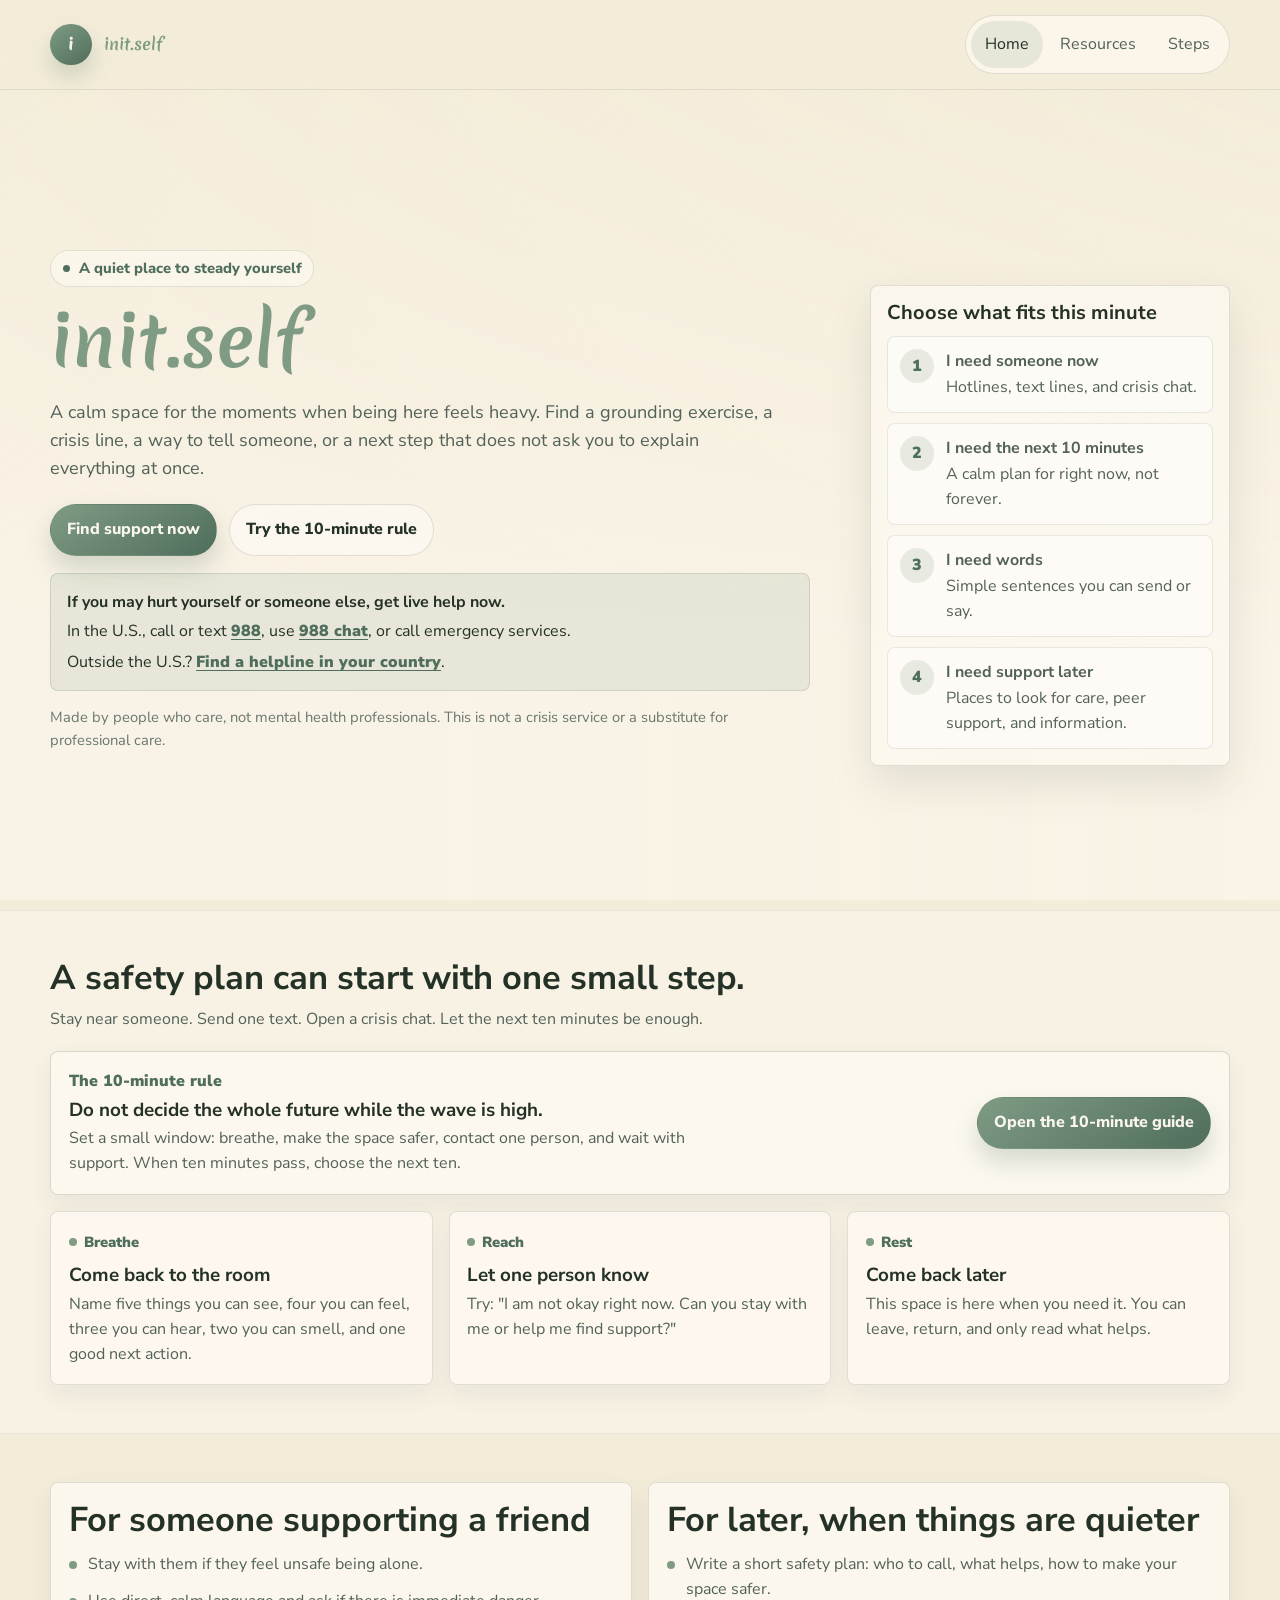
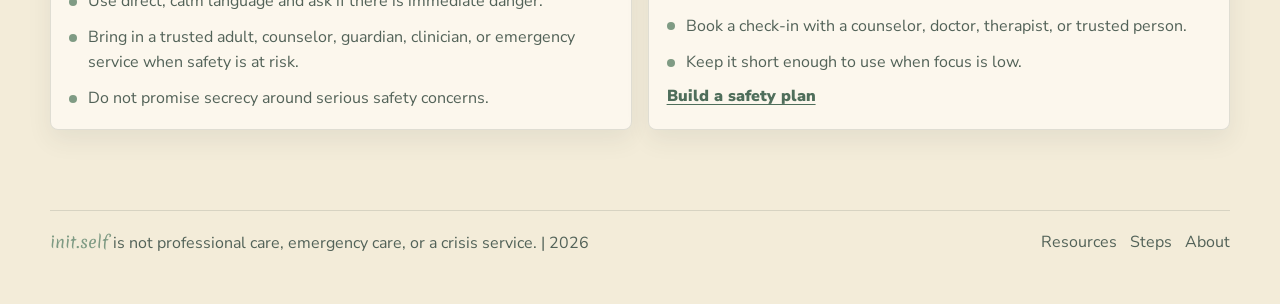
<file: index.html>
<!doctype html>
<html lang="en">
  <head>
    <meta charset="utf-8" />
    <meta name="viewport" content="width=device-width, initial-scale=1" />
    <meta
      name="description"
      content="Calm words, grounding steps, and crisis support links for hard moments. Not a crisis service or professional care."
    />
    <title>init.self | calm support and resources</title>
    <link rel="preconnect" href="https://fonts.googleapis.com" />
    <link rel="preconnect" href="https://fonts.gstatic.com" crossorigin />
    <link
      href="https://fonts.googleapis.com/css2?family=Merienda:wght@400;700&family=Nunito+Sans:wght@400;600;700;800&display=swap"
      rel="stylesheet"
    />
    <link rel="stylesheet" href="styles.css" />
    <script defer src="script.js"></script>
  </head>
  <body>
    <a class="skip-link" href="#main">Skip to content</a>
    <header class="site-header" data-header>
      <div class="header-inner">
        <a class="brand" href="index.html" aria-label="home">
          <span class="brand-mark">i</span>
          <span class="brand-copy">
            <strong><span class="init-self">init.self</span></strong>
          </span>
        </a>
        <button class="menu-button" type="button" data-menu-button aria-expanded="false" aria-label="Open menu">
          <span aria-hidden="true"></span>
          Menu
        </button>
        <nav class="site-nav" aria-label="Primary">
          <a href="index.html" aria-current="page">Home</a>
          <a href="resources.html">Resources</a>
          <a href="steps.html">Steps</a>
        </nav>
      </div>
    </header>

    <main id="main">
      <section class="hero">
        <div class="section-inner hero-layout">
          <div class="hero-copy" data-reveal>
            <div class="eyebrow">A quiet place to steady yourself</div>
            <h1><span class="init-self">init.self</span></h1>
            <p class="lead">
              A calm space for the moments when being here feels heavy. Find a grounding exercise, a crisis line, a
              way to tell someone, or a next step that does not ask you to explain everything at once.
            </p>
            <div class="hero-actions">
              <a class="button primary" href="resources.html">Find support now</a>
              <a class="button secondary" href="steps.html#ten-minute-rule">Try the 10-minute rule</a>
            </div>
            <div class="crisis-strip">
              <strong>If you may hurt yourself or someone else, get live help now.</strong>
              In the U.S., call or text <a href="tel:988">988</a>, use
              <a href="https://chat.988lifeline.org/" target="_blank" rel="noreferrer">988 chat</a>, or call emergency
              services.
              <span class="region-link">Outside the U.S.? <a href="https://findahelpline.com/" target="_blank" rel="noreferrer">Find a helpline in your country</a>.</span>
            </div>
            <p class="hero-note">
              Made by people who care, not mental health professionals. This is not a crisis service or a substitute for
              professional care.
            </p>
          </div>

          <aside class="quick-panel" aria-labelledby="quick-title" data-reveal>
            <h2 id="quick-title">Choose what fits this minute</h2>
            <div class="quick-list">
              <a class="quick-link" href="resources.html#crisis">
                <span class="icon-dot">1</span>
                <span><strong>I need someone now</strong><span>Hotlines, text lines, and crisis chat.</span></span>
              </a>
              <a class="quick-link" href="steps.html#ten-minute-rule">
                <span class="icon-dot">2</span>
                <span><strong>I need the next 10 minutes</strong><span>A calm plan for right now, not forever.</span></span>
              </a>
              <a class="quick-link" href="steps.html#tell-someone">
                <span class="icon-dot">3</span>
                <span><strong>I need words</strong><span>Simple sentences you can send or say.</span></span>
              </a>
              <a class="quick-link" href="resources.html#ongoing">
                <span class="icon-dot">4</span>
                <span><strong>I need support later</strong><span>Places to look for care, peer support, and information.</span></span>
              </a>
            </div>
          </aside>
        </div>
      </section>

      <section class="section quiet-band">
        <div class="section-inner">
          <div class="section-title" data-reveal>
            <h2>A safety plan can start with one small step.</h2>
            <p>
              Stay near someone. Send one text. Open a crisis chat. Let the next ten minutes be enough.
            </p>
          </div>
          <div class="ten-rule-card" data-reveal>
            <div>
              <span class="ten-label">The 10-minute rule</span>
              <h3>Do not decide the whole future while the wave is high.</h3>
              <p>
                Set a small window: breathe, make the space safer, contact one person, and wait with support. When ten
                minutes pass, choose the next ten.
              </p>
            </div>
            <a class="button primary" href="steps.html#ten-minute-rule">Open the 10-minute guide</a>
          </div>
          <div class="grid three">
            <article class="quiet-card" data-reveal>
              <div class="kicker">Breathe</div>
              <h3>Come back to the room</h3>
              <p>Name five things you can see, four you can feel, three you can hear, two you can smell, and one good next action.</p>
            </article>
            <article class="quiet-card" data-reveal>
              <div class="kicker">Reach</div>
              <h3>Let one person know</h3>
              <p>Try: "I am not okay right now. Can you stay with me or help me find support?"</p>
            </article>
            <article class="quiet-card" data-reveal>
              <div class="kicker">Rest</div>
              <h3>Come back later</h3>
              <p>This space is here when you need it. You can leave, return, and only read what helps.</p>
            </article>
          </div>
        </div>
      </section>

      <section class="section">
        <div class="section-inner grid two">
          <article class="feature" data-reveal>
            <h2>For someone supporting a friend</h2>
            <ul class="feature-list">
              <li>Stay with them if they feel unsafe being alone.</li>
              <li>Use direct, calm language and ask if there is immediate danger.</li>
              <li>Bring in a trusted adult, counselor, guardian, clinician, or emergency service when safety is at risk.</li>
              <li>Do not promise secrecy around serious safety concerns.</li>
            </ul>
          </article>
          <article class="feature" data-reveal>
            <h2>For later, when things are quieter</h2>
            <ul class="feature-list">
              <li>Write a short safety plan: who to call, what helps, how to make your space safer.</li>
              <li>Book a check-in with a counselor, doctor, therapist, or trusted person.</li>
              <li>Keep it short enough to use when focus is low.</li>
            </ul>
            <a class="text-link" href="steps.html#after">Build a safety plan</a>
          </article>
        </div>
      </section>
    </main>

    <footer class="page-footer">
      <div class="page-footer-inner">
        <div class="footer-wrap">
          <p>
            <span class="init-self">init.self</span> is not professional care, emergency care, or a crisis service.
            <span data-year></span>
          </p>
          <div class="footer-links">
            <a href="resources.html">Resources</a>
            <a href="steps.html">Steps</a>
            <a href="about.html">About</a>
          </div>
        </div>
      </div>
    </footer>
  </body>
</html>
</file>
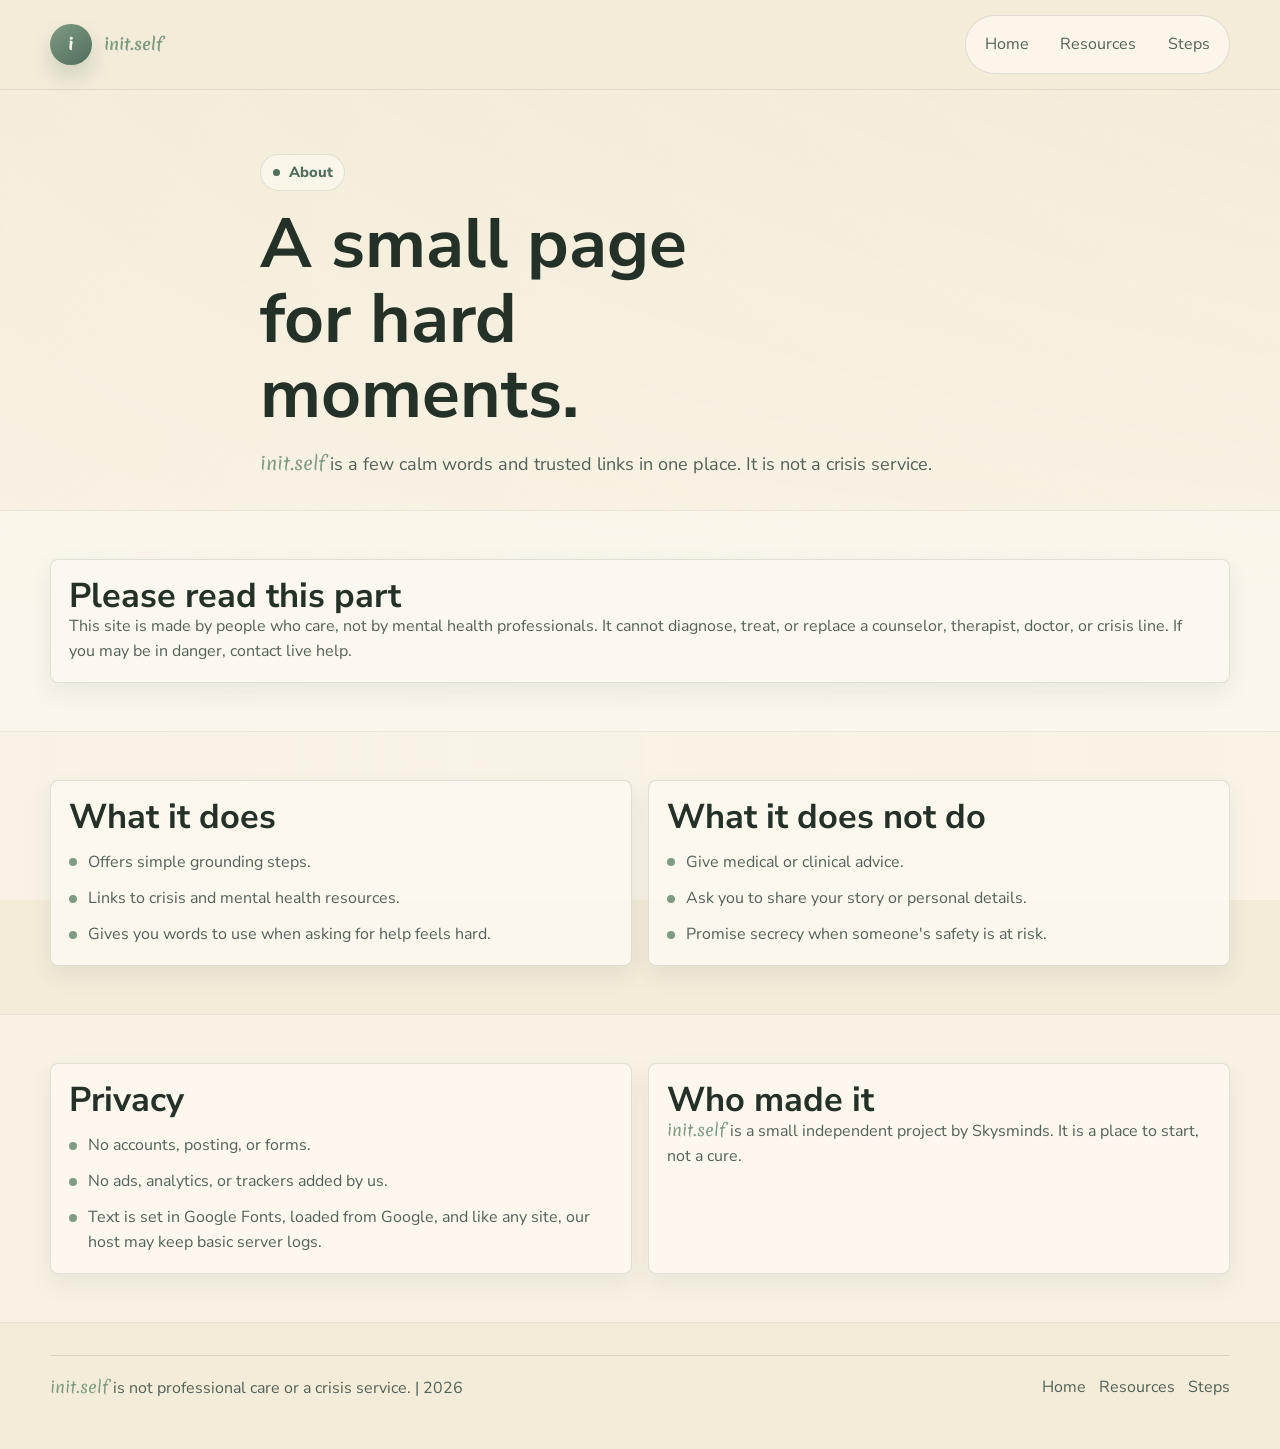
<file: about.html>
<!doctype html>
<html lang="en">
  <head>
    <meta charset="utf-8" />
    <meta name="viewport" content="width=device-width, initial-scale=1" />
    <meta
      name="description"
      content="What init.self is and is not: a small page of calm words and support links, not a crisis service or professional care."
    />
    <title>init.self | about</title>
    <link rel="preconnect" href="https://fonts.googleapis.com" />
    <link rel="preconnect" href="https://fonts.gstatic.com" crossorigin />
    <link
      href="https://fonts.googleapis.com/css2?family=Merienda:wght@400;700&family=Nunito+Sans:wght@400;600;700;800&display=swap"
      rel="stylesheet"
    />
    <link rel="stylesheet" href="styles.css" />
    <script defer src="script.js"></script>
  </head>
  <body>
    <a class="skip-link" href="#main">Skip to content</a>
    <header class="site-header" data-header>
      <div class="header-inner">
        <a class="brand" href="index.html" aria-label="home">
          <span class="brand-mark">i</span>
          <span class="brand-copy">
            <strong><span class="init-self">init.self</span></strong>
          </span>
        </a>
        <button class="menu-button" type="button" data-menu-button aria-expanded="false" aria-label="Open menu">
          <span aria-hidden="true"></span>
          Menu
        </button>
        <nav class="site-nav" aria-label="Primary">
          <a href="index.html">Home</a>
          <a href="resources.html">Resources</a>
          <a href="steps.html">Steps</a>
        </nav>
      </div>
    </header>

    <main id="main">
      <section class="hero compact">
        <div class="section-inner hero-copy" data-reveal>
          <div class="eyebrow">About</div>
          <h1>A small page for hard moments.</h1>
          <p class="lead">
            <span class="init-self">init.self</span> is a few calm words and trusted links in one place. It is not a
            crisis service.
          </p>
        </div>
      </section>

      <section class="section quiet-band">
        <div class="section-inner">
          <div class="callout" data-reveal>
            <h2>Please read this part</h2>
            <p>
              This site is made by people who care, not by mental health professionals. It cannot diagnose, treat, or
              replace a counselor, therapist, doctor, or crisis line. If you may be in danger, contact live help.
            </p>
          </div>
        </div>
      </section>

      <section class="section">
        <div class="section-inner grid two">
          <article class="feature" data-reveal>
            <h2>What it does</h2>
            <ul class="feature-list">
              <li>Offers simple grounding steps.</li>
              <li>Links to crisis and mental health resources.</li>
              <li>Gives you words to use when asking for help feels hard.</li>
            </ul>
          </article>
          <article class="feature" data-reveal>
            <h2>What it does not do</h2>
            <ul class="feature-list">
              <li>Give medical or clinical advice.</li>
              <li>Ask you to share your story or personal details.</li>
              <li>Promise secrecy when someone's safety is at risk.</li>
            </ul>
          </article>
        </div>
      </section>

      <section class="section quiet-band">
        <div class="section-inner grid two">
          <article class="feature" data-reveal>
            <h2>Privacy</h2>
            <ul class="feature-list">
              <li>No accounts, posting, or forms.</li>
              <li>No ads, analytics, or trackers added by us.</li>
              <li>Text is set in Google Fonts, loaded from Google, and like any site, our host may keep basic server logs.</li>
            </ul>
          </article>
          <article class="feature" data-reveal>
            <h2>Who made it</h2>
            <p>
              <span class="init-self">init.self</span> is a small independent project by Skysminds. It is a place to
              start, not a cure.
            </p>
          </article>
        </div>
      </section>
    </main>

    <footer class="page-footer">
      <div class="page-footer-inner">
        <div class="footer-wrap">
          <p>
            <span class="init-self">init.self</span> is not professional care or a crisis service.
            <span data-year></span>
          </p>
          <div class="footer-links">
            <a href="index.html">Home</a>
            <a href="resources.html">Resources</a>
            <a href="steps.html">Steps</a>
          </div>
        </div>
      </div>
    </footer>
  </body>
</html>
</file>
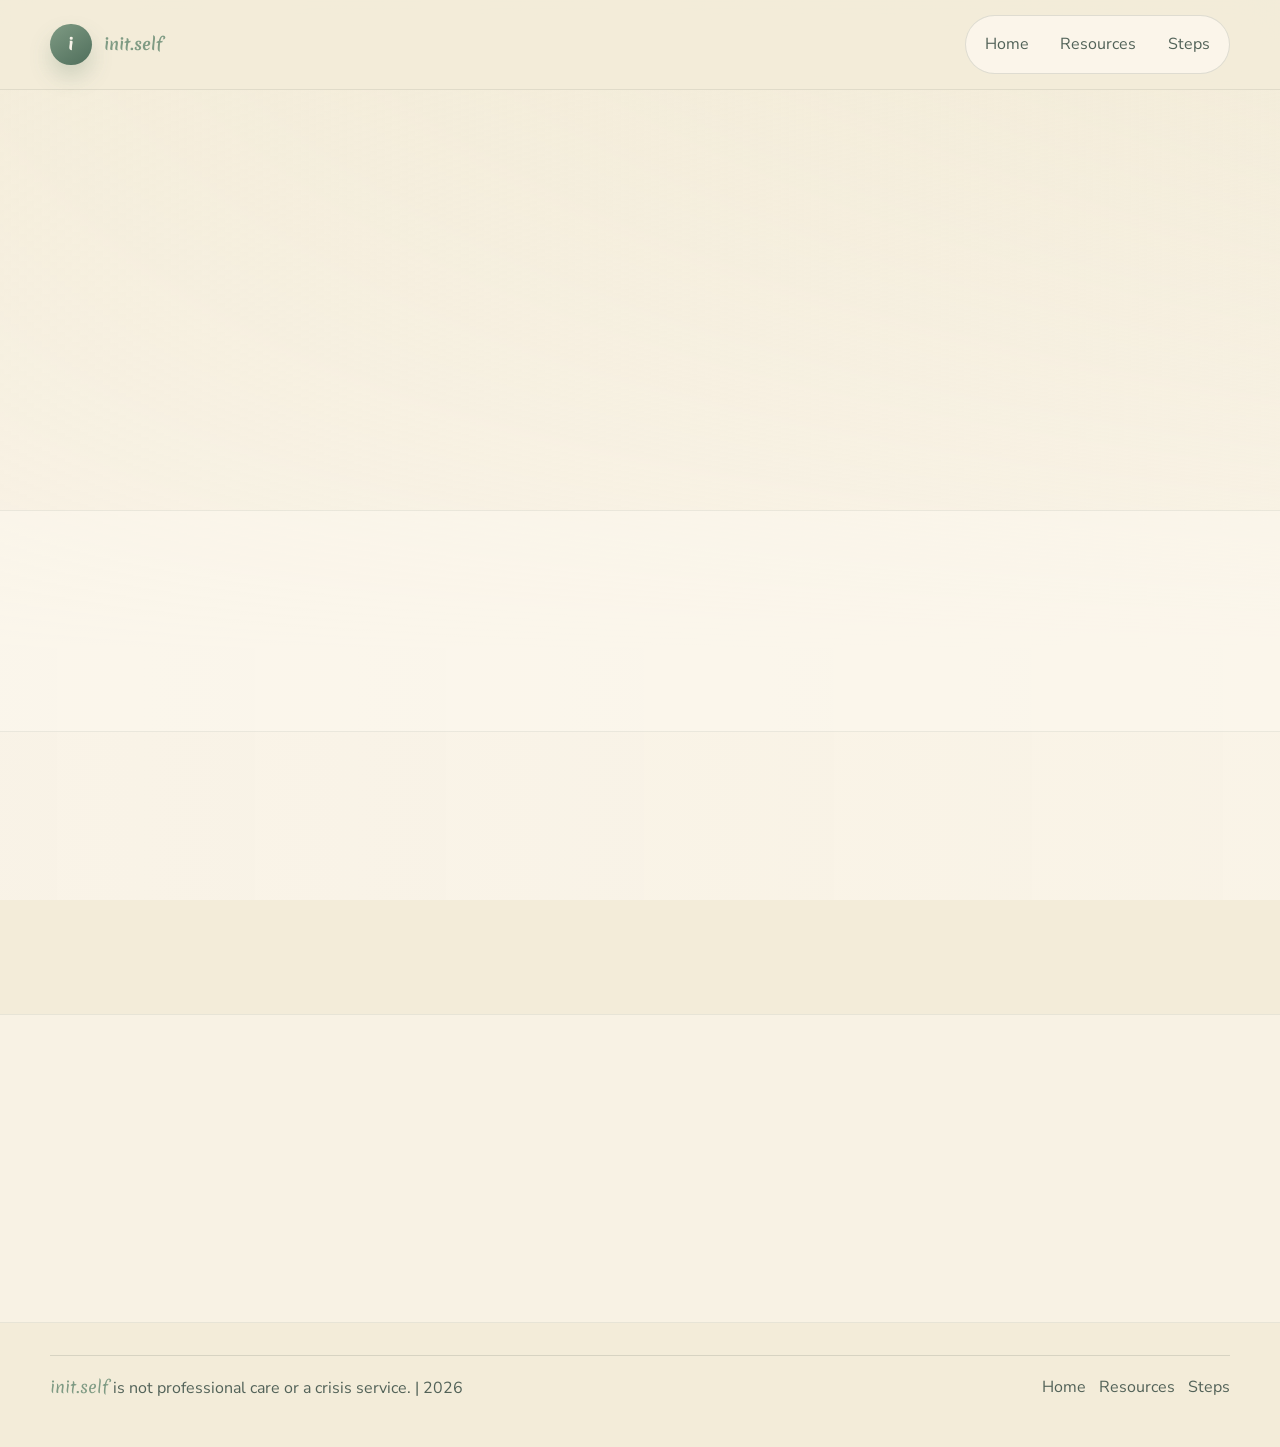
<file: mission.html>
<!doctype html>
<html lang="en">
  <head>
    <meta charset="utf-8" />
    <meta http-equiv="refresh" content="0; url=about.html" />
    <link rel="canonical" href="about.html" />
    <title>init.self | about</title>
  </head>
  <body>
    <p><a href="about.html">Continue to the About page</a></p>
  </body>
</html>
</file>
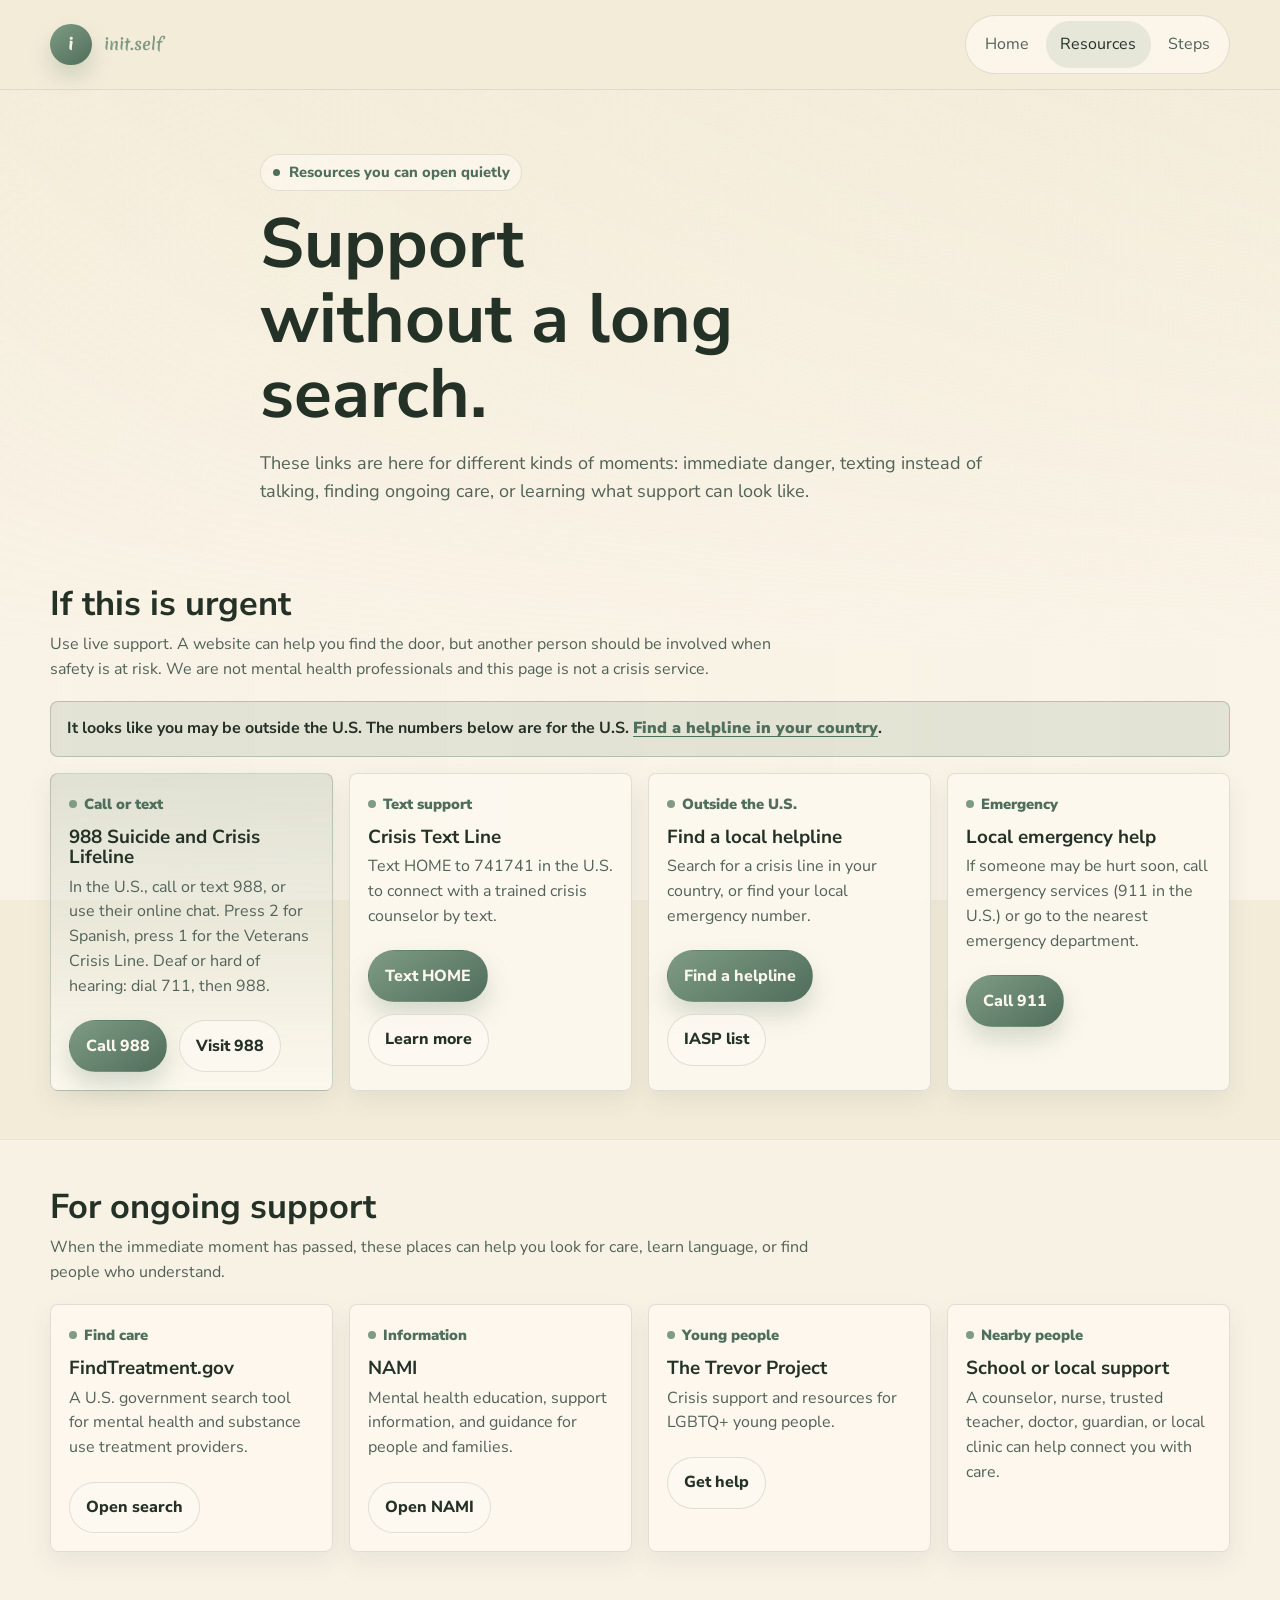
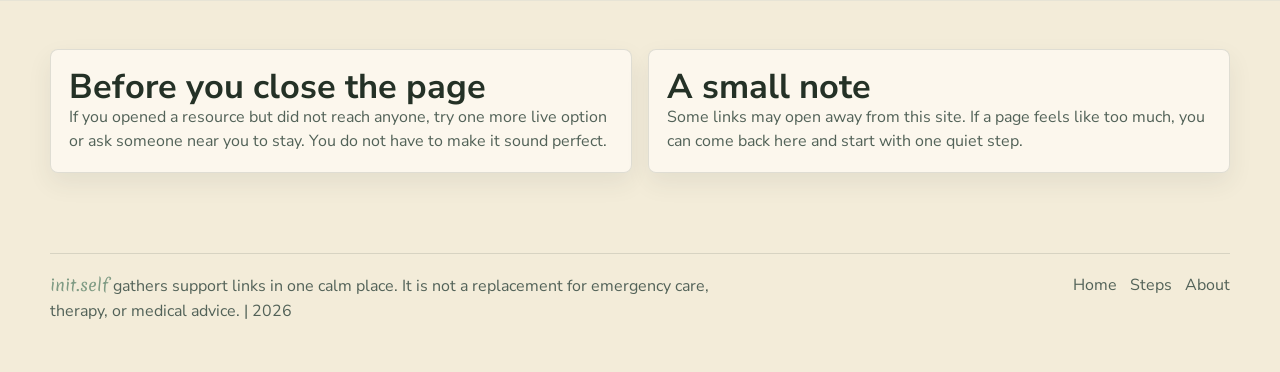
<file: resources.html>
<!doctype html>
<html lang="en">
  <head>
    <meta charset="utf-8" />
    <meta name="viewport" content="width=device-width, initial-scale=1" />
    <meta
      name="description"
      content="Crisis lines, text support, treatment search, and calm mental health resources gathered by init.self."
    />
    <title>init.self | resources</title>
    <link rel="preconnect" href="https://fonts.googleapis.com" />
    <link rel="preconnect" href="https://fonts.gstatic.com" crossorigin />
    <link
      href="https://fonts.googleapis.com/css2?family=Merienda:wght@400;700&family=Nunito+Sans:wght@400;600;700;800&display=swap"
      rel="stylesheet"
    />
    <link rel="stylesheet" href="styles.css" />
    <script defer src="script.js"></script>
  </head>
  <body>
    <a class="skip-link" href="#main">Skip to content</a>
    <header class="site-header" data-header>
      <div class="header-inner">
        <a class="brand" href="index.html" aria-label="home">
          <span class="brand-mark">i</span>
          <span class="brand-copy">
            <strong><span class="init-self">init.self</span></strong>
          </span>
        </a>
        <button class="menu-button" type="button" data-menu-button aria-expanded="false" aria-label="Open menu">
          <span aria-hidden="true"></span>
          Menu
        </button>
        <nav class="site-nav" aria-label="Primary">
          <a href="index.html">Home</a>
          <a href="resources.html" aria-current="page">Resources</a>
          <a href="steps.html">Steps</a>
        </nav>
      </div>
    </header>

    <main id="main">
      <section class="hero compact">
        <div class="section-inner hero-copy" data-reveal>
          <div class="eyebrow">Resources you can open quietly</div>
          <h1>Support without a long search.</h1>
          <p class="lead">
            These links are here for different kinds of moments: immediate danger, texting instead of talking, finding
            ongoing care, or learning what support can look like.
          </p>
        </div>
      </section>

      <section class="section" id="crisis">
        <div class="section-inner">
          <div class="section-title" data-reveal>
            <h2>If this is urgent</h2>
            <p>Use live support. A website can help you find the door, but another person should be involved when safety is at risk. We are not mental health professionals and this page is not a crisis service.</p>
          </div>
          <div class="region-banner" data-intl-note hidden>
            It looks like you may be outside the U.S. The numbers below are for the U.S.
            <a href="https://findahelpline.com/" target="_blank" rel="noreferrer">Find a helpline in your country</a>.
          </div>
          <div class="grid four">
            <article class="resource-card emergency" data-reveal>
              <div class="kicker">Call or text</div>
              <h3>988 Suicide and Crisis Lifeline</h3>
              <p>In the U.S., call or text 988, or use their online chat. Press 2 for Spanish, press 1 for the Veterans Crisis Line. Deaf or hard of hearing: dial 711, then 988.</p>
              <div class="resource-actions">
                <a class="button primary" href="tel:988">Call 988</a>
                <a class="button secondary" href="https://988lifeline.org/" target="_blank" rel="noreferrer">Visit 988</a>
              </div>
            </article>
            <article class="resource-card" data-reveal>
              <div class="kicker">Text support</div>
              <h3>Crisis Text Line</h3>
              <p>Text HOME to 741741 in the U.S. to connect with a trained crisis counselor by text.</p>
              <div class="resource-actions">
                <a class="button primary" href="sms:741741?&body=HOME">Text HOME</a>
                <a class="button secondary" href="https://www.crisistextline.org/" target="_blank" rel="noreferrer">Learn more</a>
              </div>
            </article>
            <article class="resource-card" data-reveal>
              <div class="kicker">Outside the U.S.</div>
              <h3>Find a local helpline</h3>
              <p>Search for a crisis line in your country, or find your local emergency number.</p>
              <div class="resource-actions">
                <a class="button primary" href="https://findahelpline.com/" target="_blank" rel="noreferrer">Find a helpline</a>
                <a class="button secondary" href="https://www.iasp.info/crisis-centres-helplines/" target="_blank" rel="noreferrer">IASP list</a>
              </div>
            </article>
            <article class="resource-card" data-reveal>
              <div class="kicker">Emergency</div>
              <h3>Local emergency help</h3>
              <p>If someone may be hurt soon, call emergency services (911 in the U.S.) or go to the nearest emergency department.</p>
              <div class="resource-actions">
                <a class="button primary" href="tel:911">Call 911</a>
              </div>
            </article>
          </div>
        </div>
      </section>

      <section class="section quiet-band" id="ongoing">
        <div class="section-inner">
          <div class="section-title" data-reveal>
            <h2>For ongoing support</h2>
            <p>When the immediate moment has passed, these places can help you look for care, learn language, or find people who understand.</p>
          </div>
          <div class="grid four">
            <article class="resource-card" data-reveal>
              <div class="kicker">Find care</div>
              <h3>FindTreatment.gov</h3>
              <p>A U.S. government search tool for mental health and substance use treatment providers.</p>
              <div class="resource-actions">
                <a class="button secondary" href="https://findtreatment.gov/" target="_blank" rel="noreferrer">Open search</a>
              </div>
            </article>
            <article class="resource-card" data-reveal>
              <div class="kicker">Information</div>
              <h3>NAMI</h3>
              <p>Mental health education, support information, and guidance for people and families.</p>
              <div class="resource-actions">
                <a class="button secondary" href="https://www.nami.org/help" target="_blank" rel="noreferrer">Open NAMI</a>
              </div>
            </article>
            <article class="resource-card" data-reveal>
              <div class="kicker">Young people</div>
              <h3>The Trevor Project</h3>
              <p>Crisis support and resources for LGBTQ+ young people.</p>
              <div class="resource-actions">
                <a class="button secondary" href="https://www.thetrevorproject.org/get-help/" target="_blank" rel="noreferrer">Get help</a>
              </div>
            </article>
            <article class="resource-card" data-reveal>
              <div class="kicker">Nearby people</div>
              <h3>School or local support</h3>
              <p>A counselor, nurse, trusted teacher, doctor, guardian, or local clinic can help connect you with care.</p>
            </article>
          </div>
        </div>
      </section>

      <section class="section">
        <div class="section-inner grid two">
          <article class="callout" data-reveal>
            <h2>Before you close the page</h2>
            <p>
              If you opened a resource but did not reach anyone, try one more live option or ask someone near you to
              stay. You do not have to make it sound perfect.
            </p>
          </article>
          <article class="callout" data-reveal>
            <h2>A small note</h2>
            <p>
              Some links may open away from this site. If a page feels like too much, you can come back here and start
              with one quiet step.
            </p>
          </article>
        </div>
      </section>
    </main>

    <footer class="page-footer">
      <div class="page-footer-inner">
        <div class="footer-wrap">
          <p>
            <span class="init-self">init.self</span> gathers support links in one calm place. It is not a replacement
            for emergency care, therapy, or medical advice. <span data-year></span>
          </p>
          <div class="footer-links">
            <a href="index.html">Home</a>
            <a href="steps.html">Steps</a>
            <a href="about.html">About</a>
          </div>
        </div>
      </div>
    </footer>
  </body>
</html>
</file>
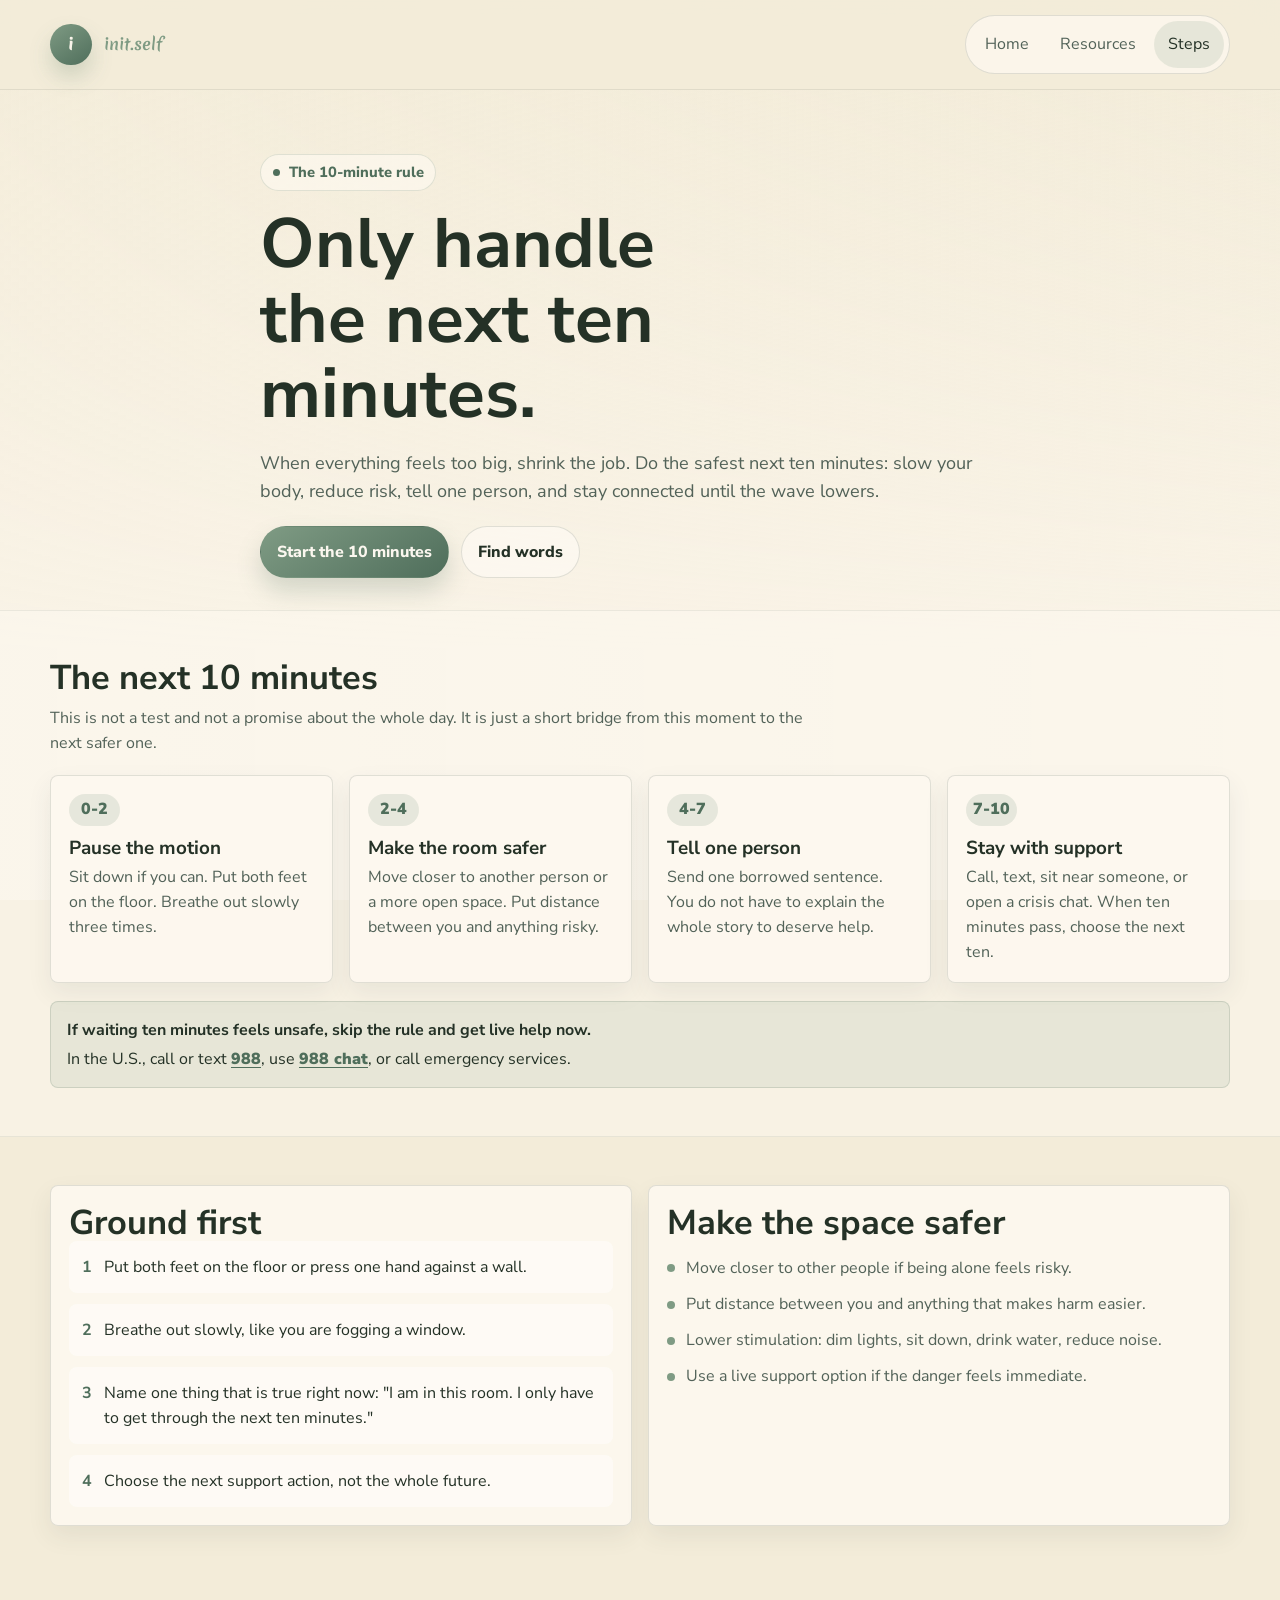
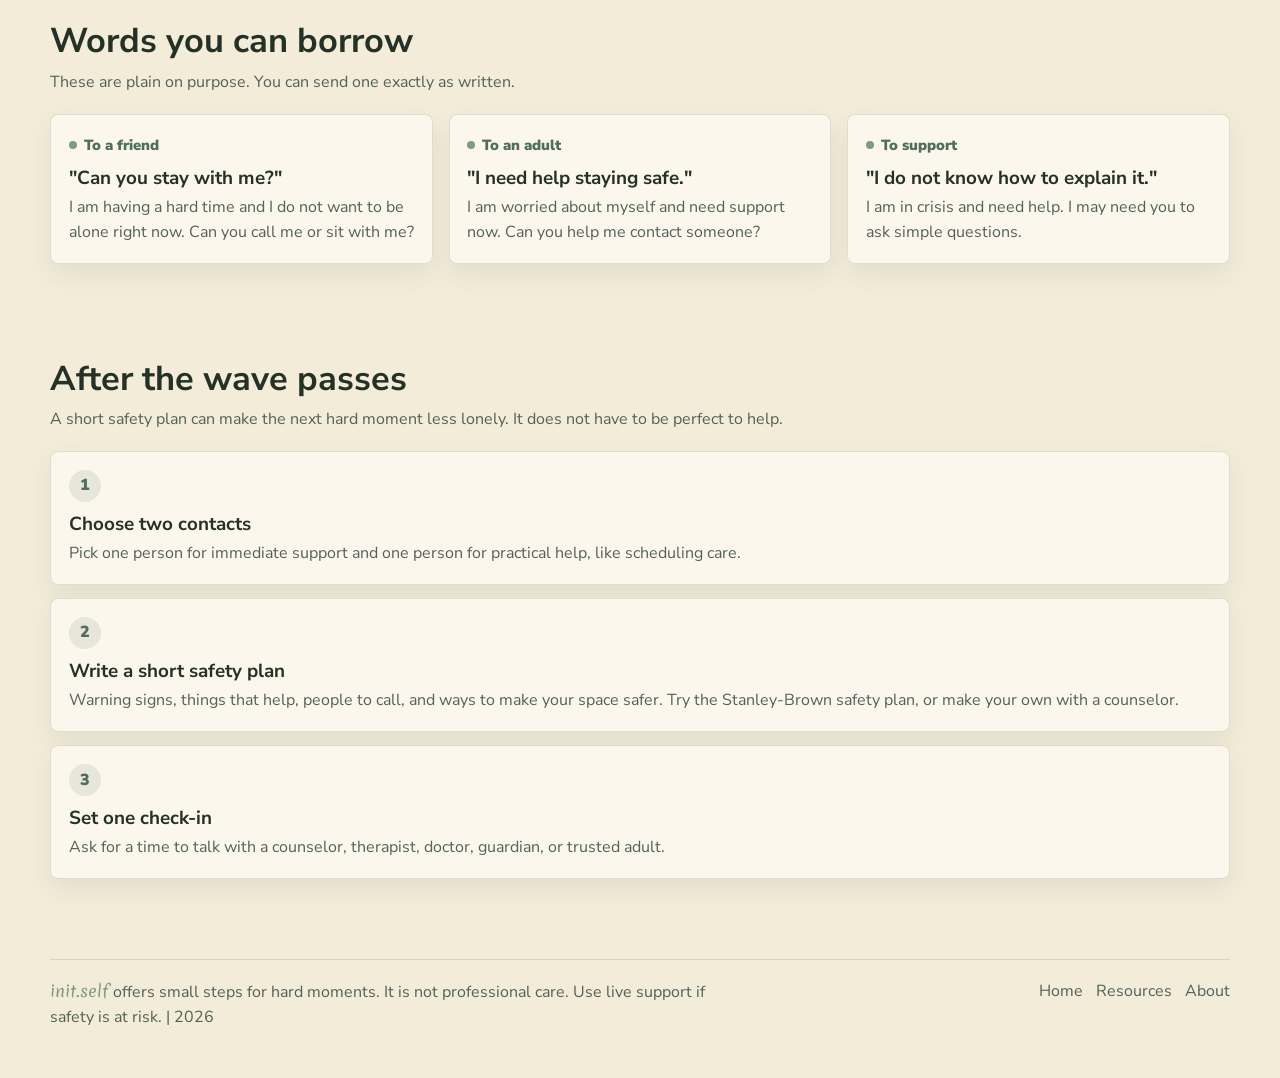
<file: steps.html>
<!doctype html>
<html lang="en">
  <head>
    <meta charset="utf-8" />
    <meta name="viewport" content="width=device-width, initial-scale=1" />
    <meta
      name="description"
      content="Gentle next steps for grounding, reaching out, and getting live support after a hard moment."
    />
    <title>init.self | small steps</title>
    <link rel="preconnect" href="https://fonts.googleapis.com" />
    <link rel="preconnect" href="https://fonts.gstatic.com" crossorigin />
    <link
      href="https://fonts.googleapis.com/css2?family=Merienda:wght@400;700&family=Nunito+Sans:wght@400;600;700;800&display=swap"
      rel="stylesheet"
    />
    <link rel="stylesheet" href="styles.css" />
    <script defer src="script.js"></script>
  </head>
  <body>
    <a class="skip-link" href="#main">Skip to content</a>
    <header class="site-header" data-header>
      <div class="header-inner">
        <a class="brand" href="index.html" aria-label="home">
          <span class="brand-mark">i</span>
          <span class="brand-copy">
            <strong><span class="init-self">init.self</span></strong>
          </span>
        </a>
        <button class="menu-button" type="button" data-menu-button aria-expanded="false" aria-label="Open menu">
          <span aria-hidden="true"></span>
          Menu
        </button>
        <nav class="site-nav" aria-label="Primary">
          <a href="index.html">Home</a>
          <a href="resources.html">Resources</a>
          <a href="steps.html" aria-current="page">Steps</a>
        </nav>
      </div>
    </header>

    <main id="main">
      <section class="hero compact">
        <div class="section-inner hero-copy" data-reveal>
          <div class="eyebrow">The 10-minute rule</div>
          <h1>Only handle the next ten minutes.</h1>
          <p class="lead">
            When everything feels too big, shrink the job. Do the safest next ten minutes: slow your body, reduce risk,
            tell one person, and stay connected until the wave lowers.
          </p>
          <div class="hero-actions">
            <a class="button primary" href="#ten-minute-rule">Start the 10 minutes</a>
            <a class="button secondary" href="#tell-someone">Find words</a>
          </div>
        </div>
      </section>

      <section class="section quiet-band" id="ten-minute-rule">
        <div class="section-inner">
          <div class="section-title" data-reveal>
            <h2>The next 10 minutes</h2>
            <p>
              This is not a test and not a promise about the whole day. It is just a short bridge from this moment to
              the next safer one.
            </p>
          </div>
          <div class="ten-plan">
            <article class="ten-step" data-reveal>
              <span class="minute">0-2</span>
              <h3>Pause the motion</h3>
              <p>Sit down if you can. Put both feet on the floor. Breathe out slowly three times.</p>
            </article>
            <article class="ten-step" data-reveal>
              <span class="minute">2-4</span>
              <h3>Make the room safer</h3>
              <p>Move closer to another person or a more open space. Put distance between you and anything risky.</p>
            </article>
            <article class="ten-step" data-reveal>
              <span class="minute">4-7</span>
              <h3>Tell one person</h3>
              <p>Send one borrowed sentence. You do not have to explain the whole story to deserve help.</p>
            </article>
            <article class="ten-step" data-reveal>
              <span class="minute">7-10</span>
              <h3>Stay with support</h3>
              <p>Call, text, sit near someone, or open a crisis chat. When ten minutes pass, choose the next ten.</p>
            </article>
          </div>
          <div class="crisis-strip">
            <strong>If waiting ten minutes feels unsafe, skip the rule and get live help now.</strong>
            In the U.S., call or text <a href="tel:988">988</a>, use
            <a href="https://chat.988lifeline.org/" target="_blank" rel="noreferrer">988 chat</a>, or call emergency
            services.
          </div>
        </div>
      </section>

      <section class="section" id="ground">
        <div class="section-inner grid two">
          <article class="feature" data-reveal>
            <h2>Ground first</h2>
            <div class="practice">
              <div class="practice-step"><strong>1</strong><span>Put both feet on the floor or press one hand against a wall.</span></div>
              <div class="practice-step"><strong>2</strong><span>Breathe out slowly, like you are fogging a window.</span></div>
              <div class="practice-step"><strong>3</strong><span>Name one thing that is true right now: "I am in this room. I only have to get through the next ten minutes."</span></div>
              <div class="practice-step"><strong>4</strong><span>Choose the next support action, not the whole future.</span></div>
            </div>
          </article>
          <article class="feature" data-reveal>
            <h2>Make the space safer</h2>
            <ul class="feature-list">
              <li>Move closer to other people if being alone feels risky.</li>
              <li>Put distance between you and anything that makes harm easier.</li>
              <li>Lower stimulation: dim lights, sit down, drink water, reduce noise.</li>
              <li>Use a live support option if the danger feels immediate.</li>
            </ul>
          </article>
        </div>
      </section>

      <section class="section" id="tell-someone">
        <div class="section-inner">
          <div class="section-title" data-reveal>
            <h2>Words you can borrow</h2>
            <p>These are plain on purpose. You can send one exactly as written.</p>
          </div>
          <div class="grid three">
            <article class="quiet-card" data-reveal>
              <div class="kicker">To a friend</div>
              <h3>"Can you stay with me?"</h3>
              <p>I am having a hard time and I do not want to be alone right now. Can you call me or sit with me?</p>
            </article>
            <article class="quiet-card" data-reveal>
              <div class="kicker">To an adult</div>
              <h3>"I need help staying safe."</h3>
              <p>I am worried about myself and need support now. Can you help me contact someone?</p>
            </article>
            <article class="quiet-card" data-reveal>
              <div class="kicker">To support</div>
              <h3>"I do not know how to explain it."</h3>
              <p>I am in crisis and need help. I may need you to ask simple questions.</p>
            </article>
          </div>
        </div>
      </section>

      <section class="section" id="after">
        <div class="section-inner">
          <div class="section-title" data-reveal>
            <h2>After the wave passes</h2>
            <p>A short safety plan can make the next hard moment less lonely. It does not have to be perfect to help.</p>
          </div>
          <div class="timeline">
            <article class="timeline-item" data-reveal>
              <div class="step">1</div>
              <h3>Choose two contacts</h3>
              <p>Pick one person for immediate support and one person for practical help, like scheduling care.</p>
            </article>
            <article class="timeline-item" data-reveal>
              <div class="step">2</div>
              <h3>Write a short safety plan</h3>
              <p>
                Warning signs, things that help, people to call, and ways to make your space safer. Try the
                <a href="https://www.suicidesafetyplan.com/" target="_blank" rel="noreferrer">Stanley-Brown safety plan</a>,
                or make your own with a counselor.
              </p>
            </article>
            <article class="timeline-item" data-reveal>
              <div class="step">3</div>
              <h3>Set one check-in</h3>
              <p>Ask for a time to talk with a counselor, therapist, doctor, guardian, or trusted adult.</p>
            </article>
          </div>
        </div>
      </section>
    </main>

    <footer class="page-footer">
      <div class="page-footer-inner">
        <div class="footer-wrap">
          <p>
            <span class="init-self">init.self</span> offers small steps for hard moments. It is not professional care. Use live support if safety is
            at risk. <span data-year></span>
          </p>
          <div class="footer-links">
            <a href="index.html">Home</a>
            <a href="resources.html">Resources</a>
            <a href="about.html">About</a>
          </div>
        </div>
      </div>
    </footer>
  </body>
</html>
</file>
<file: styles.css>
:root {
  --bg: #f3ecd9;
  --bg-soft: #f9f3e7;
  --surface: rgba(253, 249, 240, 0.88);
  --surface-solid: #fffaf0;
  --ink: #243126;
  --ink-soft: #526258;
  --sage: #7f9b84;
  --sage-deep: #4f6e5b;
  --sage-dark: #26332a;
  --sage-mist: #dbe5d3;
  --clay: #ad7f6d;
  --border: rgba(36, 49, 38, 0.13);
  --shadow: 0 18px 42px rgba(54, 70, 58, 0.12);
  --shadow-soft: 0 10px 24px rgba(54, 70, 58, 0.08);
  --radius-lg: 8px;
  --radius-md: 8px;
  --radius-sm: 6px;
  --container: 1180px;
}

*,
*::before,
*::after {
  box-sizing: border-box;
}

html {
  scroll-behavior: smooth;
}

[id] {
  scroll-margin-top: 8rem;
}

body {
  margin: 0;
  min-height: 100vh;
  background: var(--bg);
  color: var(--ink);
  font-family: "Nunito Sans", system-ui, sans-serif;
  line-height: 1.55;
  text-rendering: optimizeLegibility;
}

body::before {
  content: "";
  position: fixed;
  inset: 0;
  pointer-events: none;
  background: url("assets/quiet-dawn.png") center top / cover no-repeat;
  opacity: 0.5;
  z-index: -2;
}

body::after {
  content: "";
  position: fixed;
  inset: 0;
  pointer-events: none;
  background:
    linear-gradient(180deg, rgba(243, 236, 217, 0.16), rgba(249, 243, 231, 0.96) 72%),
    linear-gradient(90deg, rgba(243, 236, 217, 0.78), rgba(243, 236, 217, 0.12));
  z-index: -1;
}

a {
  color: inherit;
  text-decoration: none;
}

img {
  max-width: 100%;
  display: block;
}

button,
input,
textarea,
select {
  font: inherit;
}

.skip-link {
  position: absolute;
  left: 50%;
  top: -3.5rem;
  transform: translateX(-50%);
  background: var(--ink);
  color: var(--surface-solid);
  padding: 0.8rem 1rem;
  border-radius: 999px;
  z-index: 1000;
}

.skip-link:focus {
  top: 1rem;
}

.site-header {
  position: sticky;
  top: 0;
  z-index: 100;
  background: rgba(243, 236, 217, 0.78);
  backdrop-filter: blur(18px);
  border-bottom: 1px solid rgba(36, 49, 38, 0.09);
  transition: box-shadow 180ms ease, background 180ms ease;
}

.site-header.is-scrolled {
  background: rgba(249, 243, 231, 0.92);
  box-shadow: 0 10px 30px rgba(54, 70, 58, 0.08);
}

.header-inner,
.page-footer-inner,
.section-inner {
  width: min(calc(100% - 2rem), var(--container));
  margin: 0 auto;
}

.header-inner {
  display: flex;
  align-items: center;
  justify-content: space-between;
  gap: 1rem;
  padding: 0.95rem 0;
}

.brand {
  display: inline-flex;
  align-items: center;
  gap: 0.8rem;
  font-weight: 800;
}

.brand-mark {
  width: 2.6rem;
  height: 2.6rem;
  display: grid;
  place-items: center;
  border-radius: 50%;
  background: linear-gradient(145deg, var(--sage) 0%, var(--sage-deep) 100%);
  color: #f9f4ea;
  font-family: "Merienda", cursive;
  box-shadow: 0 12px 22px rgba(79, 110, 91, 0.22);
}

.brand-copy {
  display: grid;
  gap: 0.05rem;
}

.brand-copy small {
  color: var(--ink-soft);
  font-size: 0.76rem;
  letter-spacing: 0.08em;
  text-transform: uppercase;
}

.brand-copy strong {
  font-size: 1rem;
}

.init-self {
  color: var(--sage);
  font-family: "Merienda", cursive;
}

.site-nav {
  display: flex;
  align-items: center;
  gap: 0.2rem;
  padding: 0.32rem;
  border: 1px solid var(--border);
  border-radius: 999px;
  background: rgba(253, 249, 240, 0.72);
}

.site-nav a {
  padding: 0.68rem 0.88rem;
  border-radius: 999px;
  color: var(--ink-soft);
  transition: background 160ms ease, color 160ms ease;
}

.site-nav a:hover,
.site-nav a:focus-visible,
.site-nav a[aria-current="page"] {
  background: rgba(127, 155, 132, 0.16);
  color: var(--ink);
}

.menu-button {
  display: none;
  align-items: center;
  gap: 0.6rem;
  border: 1px solid var(--border);
  background: rgba(253, 249, 240, 0.9);
  color: var(--ink);
  padding: 0.72rem 0.88rem;
  border-radius: 999px;
  box-shadow: var(--shadow-soft);
}

.menu-button span {
  display: inline-block;
  width: 1rem;
  height: 2px;
  background: currentColor;
  border-radius: 999px;
  box-shadow: 0 5px 0 currentColor, 0 -5px 0 currentColor;
}

.hero {
  min-height: calc(100vh - 5rem);
  display: grid;
  align-items: center;
  padding: 3rem 0 2rem;
}

.hero.compact {
  min-height: auto;
  padding: 4rem 0 2rem;
}

.hero-layout {
  display: grid;
  grid-template-columns: minmax(0, 1fr) 360px;
  gap: 2rem;
  align-items: end;
}

.hero-copy {
  max-width: 760px;
}

.eyebrow {
  display: inline-flex;
  align-items: center;
  gap: 0.55rem;
  padding: 0.38rem 0.72rem;
  margin-bottom: 1rem;
  border: 1px solid rgba(79, 110, 91, 0.16);
  border-radius: 999px;
  background: rgba(253, 249, 240, 0.65);
  color: var(--sage-deep);
  font-weight: 800;
  font-size: 0.92rem;
}

.eyebrow::before {
  content: "";
  width: 0.46rem;
  height: 0.46rem;
  border-radius: 50%;
  background: var(--sage-deep);
}

h1,
h2,
h3,
h4 {
  margin: 0;
  line-height: 1.08;
  letter-spacing: 0;
}

h1 {
  font-size: 4.35rem;
  max-width: 12ch;
}

h2 {
  font-size: 2.15rem;
}

h3 {
  font-size: 1.18rem;
}

.lead {
  margin: 1rem 0 0;
  max-width: 66ch;
  color: var(--ink-soft);
  font-size: 1.13rem;
}

.hero-actions,
.resource-actions {
  display: flex;
  flex-wrap: wrap;
  gap: 0.75rem;
  margin-top: 1.35rem;
}

.button {
  display: inline-flex;
  align-items: center;
  justify-content: center;
  min-height: 3rem;
  padding: 0.78rem 1rem;
  border-radius: 999px;
  border: 1px solid transparent;
  font-weight: 800;
  transition: transform 160ms ease, box-shadow 160ms ease, background 160ms ease;
}

.button:hover {
  transform: translateY(-1px);
}

.button.primary {
  background: linear-gradient(145deg, var(--sage) 0%, var(--sage-deep) 100%);
  color: #fbf7ef;
  box-shadow: 0 13px 24px rgba(79, 110, 91, 0.22);
}

.button.secondary {
  background: rgba(253, 249, 240, 0.86);
  color: var(--ink);
  border-color: var(--border);
}

.quick-panel {
  padding: 1rem;
  border: 1px solid var(--border);
  border-radius: var(--radius-lg);
  background: rgba(253, 249, 240, 0.76);
  box-shadow: var(--shadow);
}

.quick-panel h2 {
  font-size: 1.25rem;
  margin-bottom: 0.75rem;
}

.quick-list {
  display: grid;
  gap: 0.65rem;
}

.quick-link {
  display: grid;
  grid-template-columns: 2.15rem 1fr;
  gap: 0.7rem;
  align-items: start;
  padding: 0.75rem;
  border: 1px solid rgba(36, 49, 38, 0.1);
  border-radius: var(--radius-md);
  background: rgba(255, 255, 255, 0.52);
}

.quick-link:hover,
.quick-link:focus-visible {
  border-color: rgba(79, 110, 91, 0.32);
  background: rgba(255, 255, 255, 0.72);
}

.quick-link strong {
  display: block;
  margin-bottom: 0.08rem;
}

.quick-link span:last-child {
  color: var(--ink-soft);
}

.icon-dot {
  width: 2.15rem;
  height: 2.15rem;
  display: grid;
  place-items: center;
  border-radius: 50%;
  background: rgba(127, 155, 132, 0.18);
  color: var(--sage-deep);
  font-weight: 900;
}

.crisis-strip {
  margin-top: 1.1rem;
  padding: 1rem;
  border: 1px solid rgba(79, 110, 91, 0.18);
  border-radius: var(--radius-md);
  background: rgba(127, 155, 132, 0.14);
  color: var(--ink);
}

.crisis-strip strong {
  display: block;
  margin-bottom: 0.25rem;
}

.crisis-strip a {
  font-weight: 900;
  color: var(--sage-deep);
  text-decoration: underline;
  text-underline-offset: 0.2em;
}

.section {
  padding: 3rem 0;
}

.section-title {
  max-width: 760px;
  margin-bottom: 1.2rem;
}

.section-title p {
  margin: 0.65rem 0 0;
  color: var(--ink-soft);
}

.grid {
  display: grid;
  gap: 1rem;
}

.grid.four {
  grid-template-columns: repeat(4, minmax(0, 1fr));
}

.grid.three {
  grid-template-columns: repeat(3, minmax(0, 1fr));
}

.grid.two {
  grid-template-columns: repeat(2, minmax(0, 1fr));
}

.tile,
.feature,
.callout,
.resource-card,
.timeline-item,
.mission-panel,
.quiet-card {
  padding: 1.1rem;
  border: 1px solid var(--border);
  border-radius: var(--radius-lg);
  background: var(--surface);
  box-shadow: var(--shadow-soft);
}

.resource-card.emergency {
  background: linear-gradient(180deg, rgba(127, 155, 132, 0.2), rgba(253, 249, 240, 0.9));
  border-color: rgba(79, 110, 91, 0.28);
}

.tile h3,
.feature h3,
.callout h3,
.resource-card h3,
.timeline-item h3,
.mission-panel h3,
.quiet-card h3 {
  margin-bottom: 0.45rem;
}

.tile p,
.feature p,
.callout p,
.resource-card p,
.timeline-item p,
.mission-panel p,
.quiet-card p {
  margin: 0;
  color: var(--ink-soft);
}

.kicker {
  display: inline-flex;
  align-items: center;
  gap: 0.45rem;
  margin-bottom: 0.7rem;
  color: var(--sage-deep);
  font-weight: 900;
  font-size: 0.92rem;
}

.kicker::before {
  content: "";
  width: 0.5rem;
  height: 0.5rem;
  border-radius: 50%;
  background: var(--sage);
}

.feature-list,
.bullets {
  display: grid;
  gap: 0.72rem;
  padding: 0;
  margin: 0.9rem 0 0;
  list-style: none;
}

.feature-list li,
.bullets li {
  display: flex;
  gap: 0.7rem;
  align-items: flex-start;
  color: var(--ink-soft);
}

.feature-list li::before,
.bullets li::before {
  content: "";
  flex: 0 0 0.5rem;
  width: 0.5rem;
  height: 0.5rem;
  margin-top: 0.55rem;
  border-radius: 50%;
  background: var(--sage);
}

.quiet-band {
  background: rgba(253, 249, 240, 0.48);
  border-block: 1px solid rgba(36, 49, 38, 0.08);
}

.ten-rule-card {
  display: flex;
  justify-content: space-between;
  align-items: center;
  gap: 1rem;
  margin-bottom: 1rem;
  padding: 1.1rem;
  border: 1px solid rgba(79, 110, 91, 0.22);
  border-radius: var(--radius-lg);
  background: rgba(253, 249, 240, 0.82);
  box-shadow: var(--shadow-soft);
}

.ten-rule-card h3 {
  margin-bottom: 0.35rem;
}

.ten-rule-card p {
  max-width: 62ch;
  margin: 0;
  color: var(--ink-soft);
}

.ten-label {
  display: inline-flex;
  margin-bottom: 0.4rem;
  color: var(--sage-deep);
  font-weight: 900;
}

.ten-plan {
  display: grid;
  grid-template-columns: repeat(4, minmax(0, 1fr));
  gap: 1rem;
}

.ten-step {
  position: relative;
  padding: 1.1rem;
  border: 1px solid var(--border);
  border-radius: var(--radius-lg);
  background: var(--surface);
  box-shadow: var(--shadow-soft);
}

.minute {
  display: inline-grid;
  place-items: center;
  min-width: 3.2rem;
  height: 2rem;
  margin-bottom: 0.75rem;
  border-radius: 999px;
  background: rgba(127, 155, 132, 0.18);
  color: var(--sage-deep);
  font-weight: 900;
}

.ten-step p {
  margin: 0.45rem 0 0;
  color: var(--ink-soft);
}

.practice {
  display: grid;
  gap: 0.7rem;
}

.practice-step {
  display: flex;
  gap: 0.75rem;
  align-items: flex-start;
  padding: 0.85rem;
  border-radius: var(--radius-md);
  background: rgba(255, 255, 255, 0.46);
}

.practice-step strong {
  color: var(--sage-deep);
}

.timeline {
  display: grid;
  gap: 0.85rem;
}

.timeline-item .step {
  width: 2rem;
  height: 2rem;
  display: inline-grid;
  place-items: center;
  margin-bottom: 0.75rem;
  border-radius: 50%;
  background: rgba(127, 155, 132, 0.18);
  color: var(--sage-deep);
  font-weight: 900;
}

.page-footer {
  padding: 2rem 0 3rem;
}

.footer-wrap {
  display: flex;
  justify-content: space-between;
  align-items: flex-start;
  gap: 1rem;
  flex-wrap: wrap;
  padding-top: 1.2rem;
  border-top: 1px solid var(--border);
}

.footer-wrap p {
  max-width: 68ch;
  margin: 0;
  color: var(--ink-soft);
}

.footer-links {
  display: flex;
  flex-wrap: wrap;
  gap: 0.8rem;
}

.footer-links a {
  color: var(--ink-soft);
}

.footer-links a:hover,
.footer-links a:focus-visible {
  color: var(--ink);
}

[data-reveal] {
  opacity: 0;
  transform: translateY(12px);
  transition: opacity 560ms ease, transform 560ms ease;
}

[data-reveal].is-visible {
  opacity: 1;
  transform: translateY(0);
}

@media (max-width: 1080px) {
  .hero-layout {
    grid-template-columns: 1fr;
    align-items: start;
  }

  .quick-panel {
    max-width: 760px;
  }

  .grid.four {
    grid-template-columns: repeat(2, minmax(0, 1fr));
  }

  .ten-plan {
    grid-template-columns: repeat(2, minmax(0, 1fr));
  }
}

@media (max-width: 820px) {
  .menu-button {
    display: inline-flex;
  }

  .site-nav {
    position: absolute;
    right: 1rem;
    top: calc(100% + 0.65rem);
    display: none;
    width: min(20rem, calc(100vw - 2rem));
    flex-direction: column;
    align-items: stretch;
    padding: 0.45rem;
    border-radius: var(--radius-lg);
    box-shadow: var(--shadow);
  }

  .site-header[data-open="true"] .site-nav {
    display: flex;
  }

  .header-inner {
    position: relative;
  }

  .grid.three,
  .grid.two {
    grid-template-columns: 1fr;
  }
}

@media (max-width: 640px) {
  [id] {
    scroll-margin-top: 5.5rem;
  }

  .brand-copy small {
    font-size: 0.68rem;
  }

  h1 {
    font-size: 2.85rem;
  }

  h2 {
    font-size: 1.8rem;
  }

  .hero {
    min-height: auto;
    padding: 2.5rem 0 1.5rem;
  }

  .hero.compact {
    padding-top: 2.5rem;
  }

  .lead {
    font-size: 1.04rem;
  }

  .grid.four {
    grid-template-columns: 1fr;
  }

  .ten-rule-card {
    align-items: stretch;
    flex-direction: column;
  }

  .ten-plan {
    grid-template-columns: 1fr;
  }

  .button {
    width: 100%;
  }

  .quick-link {
    grid-template-columns: 1.9rem 1fr;
  }

  .footer-wrap {
    flex-direction: column;
  }
}

@media (prefers-reduced-motion: reduce) {
  html {
    scroll-behavior: auto;
  }

  *,
  *::before,
  *::after {
    animation: none !important;
    transition-duration: 0.01ms !important;
    transition-delay: 0ms !important;
  }

  [data-reveal] {
    opacity: 1;
    transform: none;
  }
}

.hero-note {
  margin-top: 0.9rem;
  font-size: 0.92rem;
  color: var(--ink-soft);
  opacity: 0.85;
}

.region-link {
  display: block;
  margin-top: 0.35rem;
}

.region-banner {
  margin-bottom: 1rem;
  padding: 0.9rem 1rem;
  border: 1px solid rgba(79, 110, 91, 0.3);
  border-radius: var(--radius-md);
  background: rgba(127, 155, 132, 0.18);
  font-weight: 700;
}

.region-banner[hidden] {
  display: none;
}

.region-banner a,
.text-link {
  font-weight: 900;
  color: var(--sage-deep);
  text-decoration: underline;
  text-underline-offset: 0.2em;
}

.text-link {
  display: inline-block;
  margin-top: 0.6rem;
}
</file>
